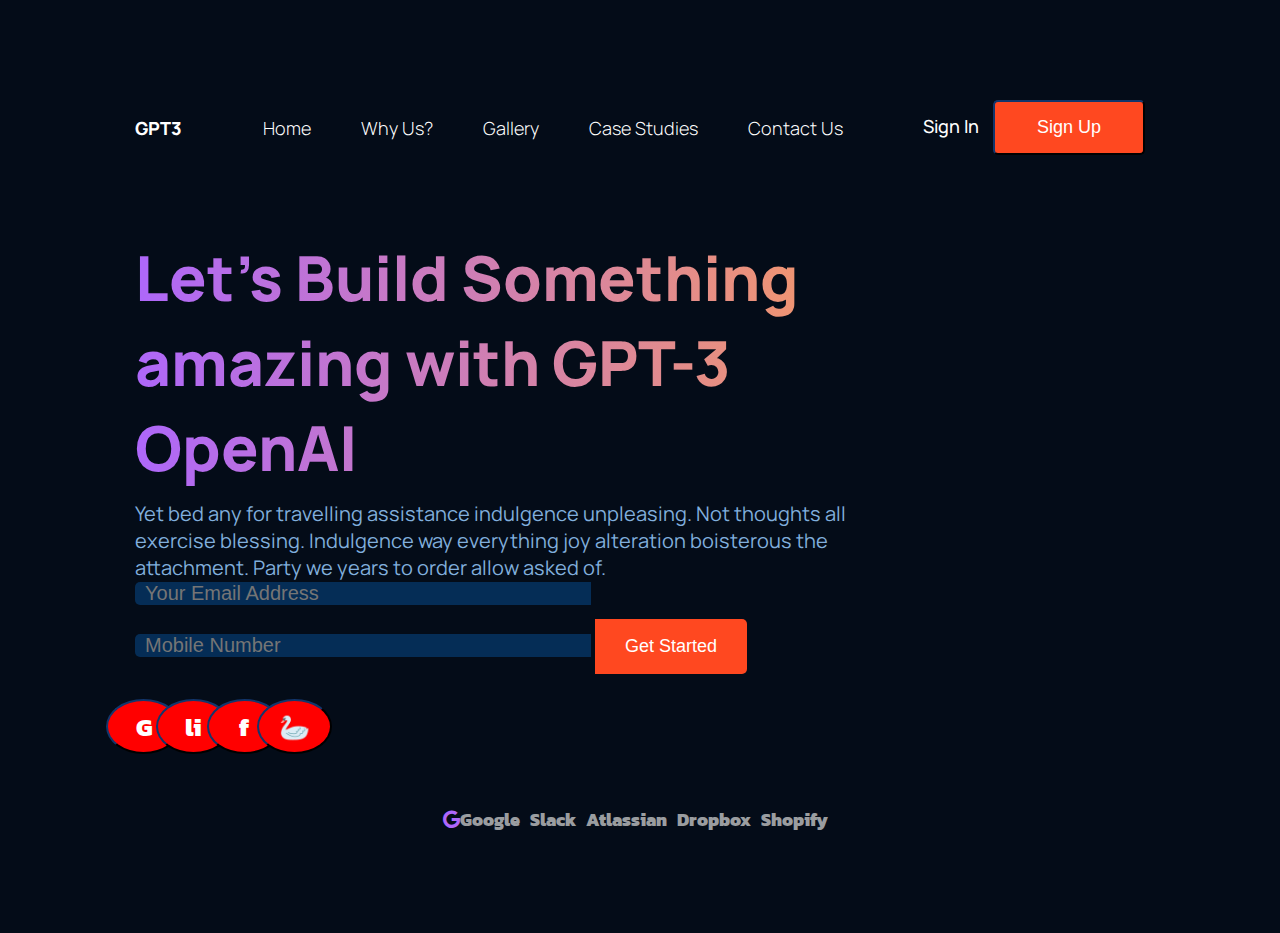
<file: BPA-Training/index.html>
<!DOCTYPE html>
<html>
  <head>
    <meta charset="utf-8" />
    <meta name="viewport" content="width=device-width" />
    <title>JS Bin 123</title>
    <link href="styles.css" rel="stylesheet" type="text/css" />
    <link rel="preconnect" href="https://fonts.googleapis.com" />
    <link rel="preconnect" href="https://fonts.gstatic.com" crossorigin />
    <link
      href="https://fonts.googleapis.com/css2?family=Manrope:wght@200;300;500;700;800&display=swap"
      rel="stylesheet"
    />
    <link rel="preconnect" href="https://fonts.googleapis.com" />
    <link rel="preconnect" href="https://fonts.gstatic.com" crossorigin />
    <link
      href="https://fonts.googleapis.com/css2?family=Kanit:wght@500;600;800;900&family=Lobster&display=swap"
      rel="stylesheet"
    />
    <link
      rel="stylesheet"
      href="https://cdnjs.cloudflare.com/ajax/libs/font-awesome/5.15.4/css/all.min.css"
    />
  </head>

  <body>
    <div class="container">
      <div class="headerNav">
        <div class="logo">GPT3</div>
        <div class="mainNav">
          <ul>
            <li>Home</li>
            <li>Why Us?</li>
            <li>Gallery</li>
            <li>Case Studies</li>
            <li>Contact Us</li>
          </ul>
        </div>
        <div class="signIn">
          <a class="signInBtn" href="#">Sign In</a>
          <button class="signUpBtn">Sign Up</button>
        </div>
      </div>

      <div class="headerContent">
        <div class="headerHeading">
          <div class="mainHeading">
            <h1>Let's Build Something amazing with GPT-3 OpenAI</h1>
          </div>
          <div class="headingText">
            <p class="textContent">
              Yet bed any for travelling assistance indulgence unpleasing. Not
              thoughts all exercise blessing. Indulgence way everything joy
              alteration boisterous the attachment. Party we years to order
              allow asked of.
            </p>
          </div>
          <div class="headingEmail">
            <input
              type="email"
              class="emailInp"
              id="registerEmail"
              placeholder="Your Email Address"
            />
            <input
              type="number"
              class="mobileNum"
              id="registerMobile"
              placeholder="Mobile Number"
            />
            <button class="signUpBtn noBorder" onclick="registerUser()">
              Get Started
            </button>
          </div>

          <div id="register"></div>

          <div class="headerSection">
            <button class="button1">G</button>
            <button class="button1">li</button>
            <button class="button1">f</button>
            <button class="button1">🦢</button>
          </div>
        </div>

        <div class="headerImg"></div>
      </div>
      <div class="ctaSection"></div>
      <div class="footer">
        <ul class="externalLinks">
          <li><i class="fab fa-google blueClr"></i>Google</li>
          <li>Slack</li>
          <li>Atlassian</li>
          <li>Dropbox</li>
          <li>Shopify</li>
        </ul>
      </div>
    </div>
    <script src="script.js"></script>
  </body>
</html>
</file>
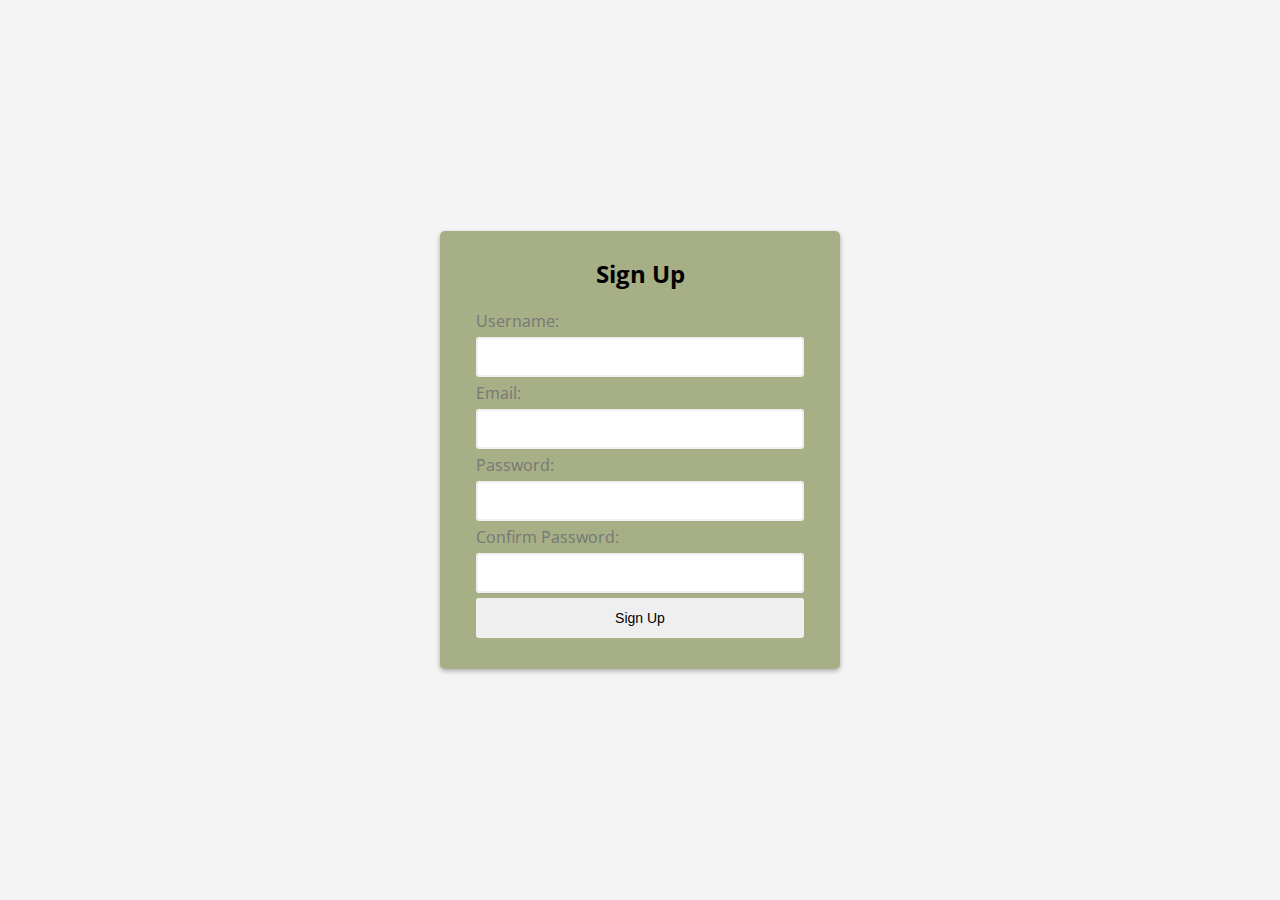
<file: form-validation/index.html>
<!DOCTYPE html>
<html lang="en">
<head>
    <meta charset="UTF-8">
    <meta http-equiv="X-UA-Compatible" content="IE=edge">
    <meta name="viewport" content="width=device-width, initial-scale=1.0">
    <title>Java Script Form Validation</title>
    <link rel="stylesheet" href="css/styles.css">
</head>
<body>
    <div class="container">
        <form id="signup" class="form">
            <h1>Sign Up</h1>
            <div class="form-field">
                <label for="username">Username:</label>
                <input type="text" name="username" id="username" autocomplete="off">
                <small></small>
            </div>
            <div class="form-field">
                <label for="email">Email:</label>
                <input type="text" name="email" id="email" autocomplete="off">
                <small></small>
            </div>
            <div class="form-field">
                <label for="password">Password:</label>
                <input type="password" name="password" id="password" autocomplete="off">
                <small></small>
            </div>
            <div class="form-field">
                <label for="confirm-password">Confirm Password:</label>
                <input type="password" name="confirm-password" id="confirm-password" autocomplete="off">
                <small></small>
            </div>
            <div class="form-field">
                <input type="submit" value="Sign Up">
            </div>
        </form>
    </div>

    <script src="js/app.js"></script>
</body>
</html>
</file>
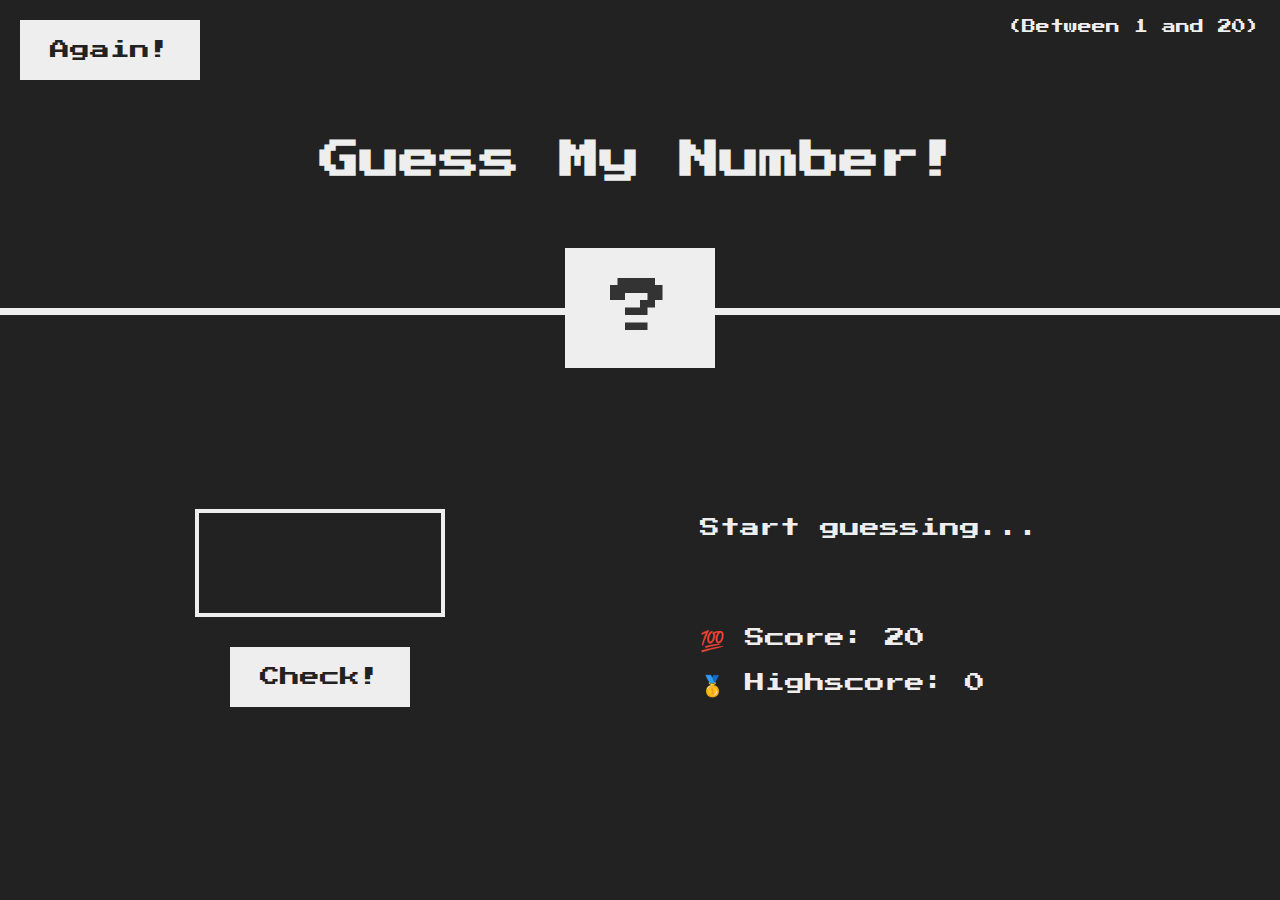
<file: Practice/index.html>
<!DOCTYPE html>
<html lang="en">
  <head>
    <meta charset="UTF-8" />
    <meta name="viewport" content="width=device-width, initial-scale=1.0" />
    <meta http-equiv="X-UA-Compatible" content="ie=edge" />
    <link rel="stylesheet" href="style.css" />
    <title>Guess My Number!</title>
  </head>
  <body>
    <header>
      <h1>Guess My Number!</h1>
      <p class="between">(Between 1 and 20)</p>
      <button class="btn again">Again!</button>
      <div class="number">?</div>
    </header>
    <main>
      <section class="left">
        <input type="number" class="guess" />
        <button class="btn check">Check!</button>
      </section>
      <section class="right">
        <p class="message">Start guessing...</p>
        <p class="label-score">💯 Score: <span class="score">20</span></p>
        <p class="label-highscore">
          🥇 Highscore: <span class="highscore">0</span>
        </p>
      </section>
    </main>
    <script src="script1.js"></script>
  </body>
</html>
</file>
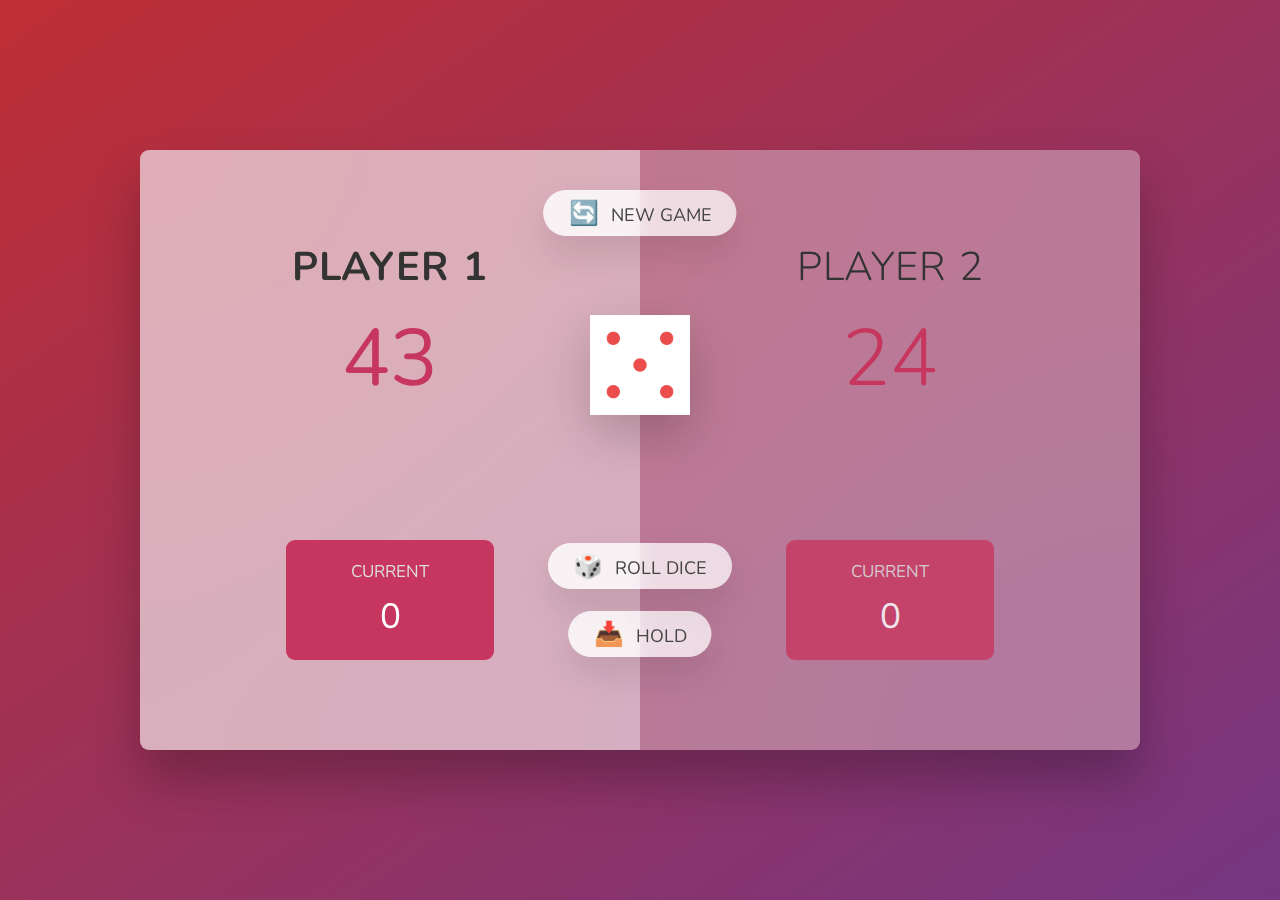
<file: 07-Pig-Game/starter/index.html>
<!DOCTYPE html>
<html lang="en">
  <head>
    <meta charset="UTF-8" />
    <meta name="viewport" content="width=device-width, initial-scale=1.0" />
    <meta http-equiv="X-UA-Compatible" content="ie=edge" />
    <link rel="stylesheet" href="style.css" />
    <title>Pig Game</title>
  </head>
  <body>
    <main>
      <section class="player player--0 player--active">
        <h2 class="name" id="name--0">Player 1</h2>
        <p class="score" id="score--0">43</p>
        <div class="current">
          <p class="current-label">Current</p>
          <p class="current-score" id="current--0">0</p>
        </div>
      </section>
      <section class="player player--1">
        <h2 class="name" id="name--1">Player 2</h2>
        <p class="score" id="score--1">24</p>
        <div class="current">
          <p class="current-label">Current</p>
          <p class="current-score" id="current--1">0</p>
        </div>
      </section>

      <img src="dice-5.png" alt="Playing dice" class="dice" />
      <button class="btn btn--new">🔄 New game</button>
      <button class="btn btn--roll">🎲 Roll dice</button>
      <button class="btn btn--hold">📥 Hold</button>
    </main>
    <script src="script.js"></script>
    
  </body>
</html>
</file>
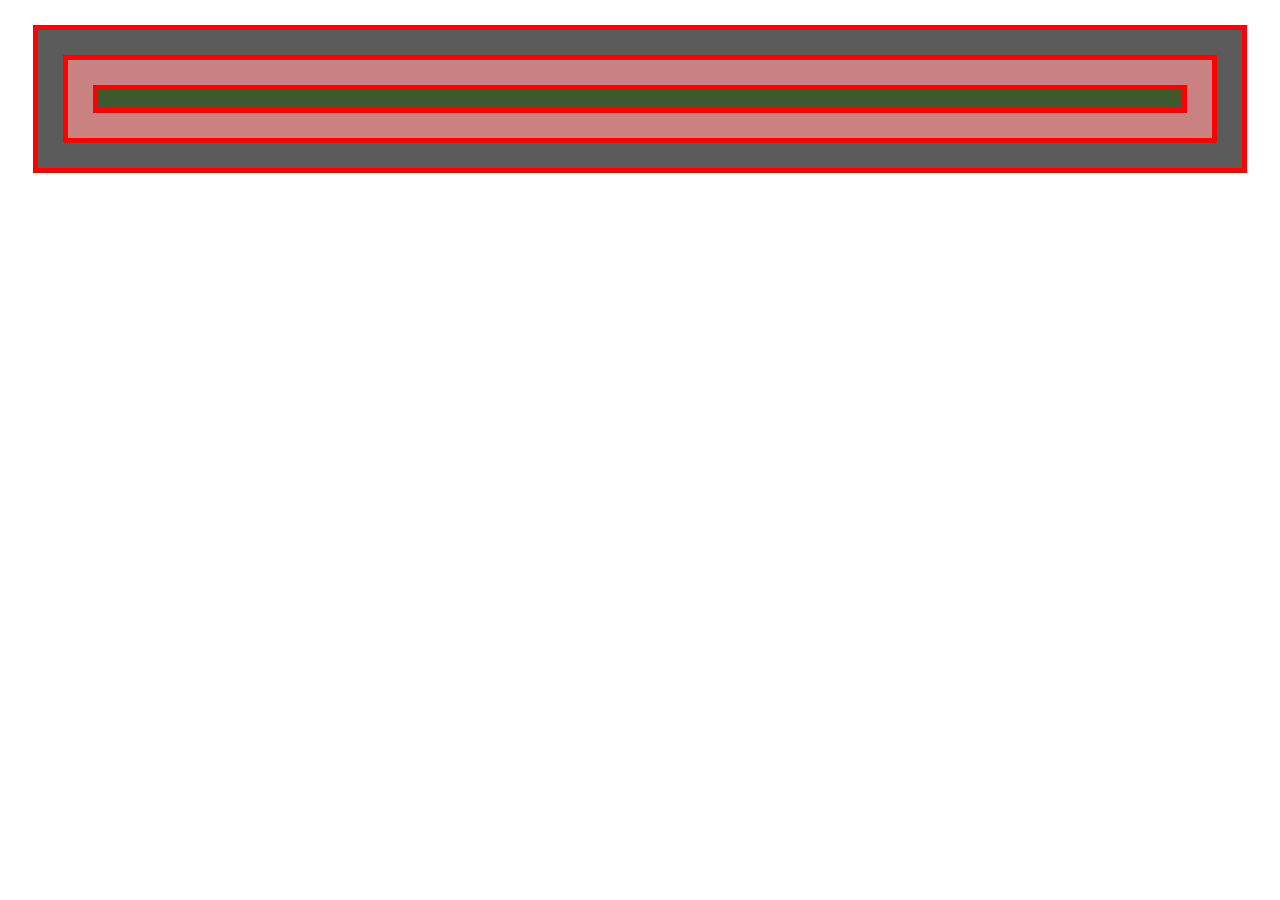
<file: event-bubbling.html>
<!DOCTYPE html>
<html lang="en">
<head>
    <meta charset="UTF-8">
    <meta http-equiv="X-UA-Compatible" content="IE=edge">
    <meta name="viewport" content="width=device-width, initial-scale=1.0">
    <title>Event Bubbling</title>
    <style>
        main,div,p,span{
         margin: 25px;
        }
        main{
            
            background: rgb(92, 91, 91);
            border: 5px solid red
        }
        div{
            background: rgb(201, 129, 129);
            border: 5px solid red
        }
        p{
            background: rgb(63, 88, 46);
            border: 5px solid red
        }
        span{
            background: rgb(123, 238, 46);
            
        }
        .gold{
            background: gold;
        }
    </style>
</head>
<body>
    <main id="m">
        <div id="d">
            <p id="p">
                <span id="s">

                </span>
            </p>
        </div>
    </main>
    <script src="event-bubbling.js"></script>
</body>
</html>
</file>
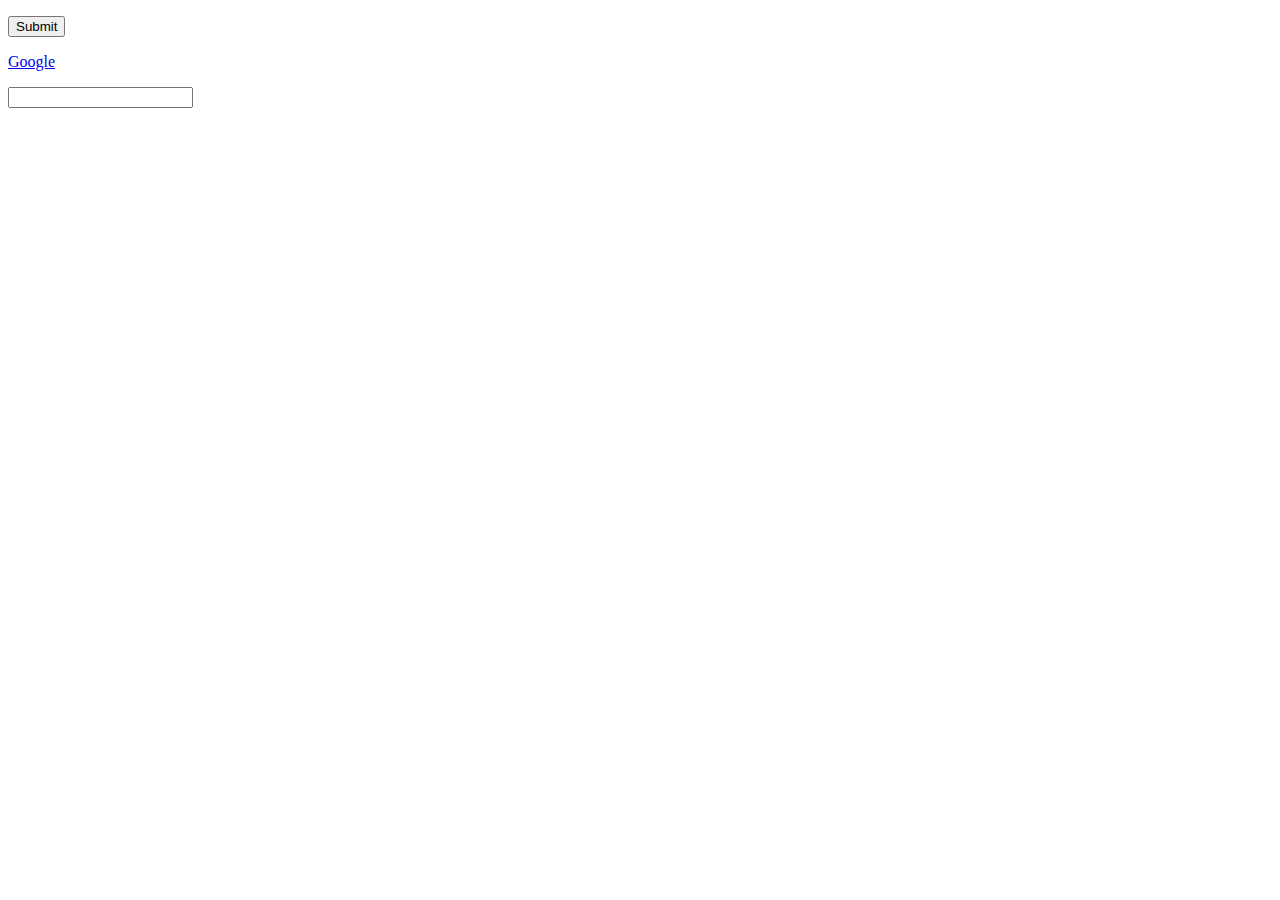
<file: events.html>
<!DOCTYPE html>
<html lang="en">
<head>
    <meta charset="UTF-8">
    <meta http-equiv="X-UA-Compatible" content="IE=edge">
    <meta name="viewport" content="width=device-width, initial-scale=1.0">
    <title>Events</title>
    <script src="events.js"></script>
</head>
<body>
    <p>
        <button id="btn">Submit</button>
    </p>
    <p>
        <a href="https://www.google.com/" id="lnk">Google</a>
    </p>
    <p>
        <input type="text" id="txt">
    </p>

   
</body>
</html>
</file>
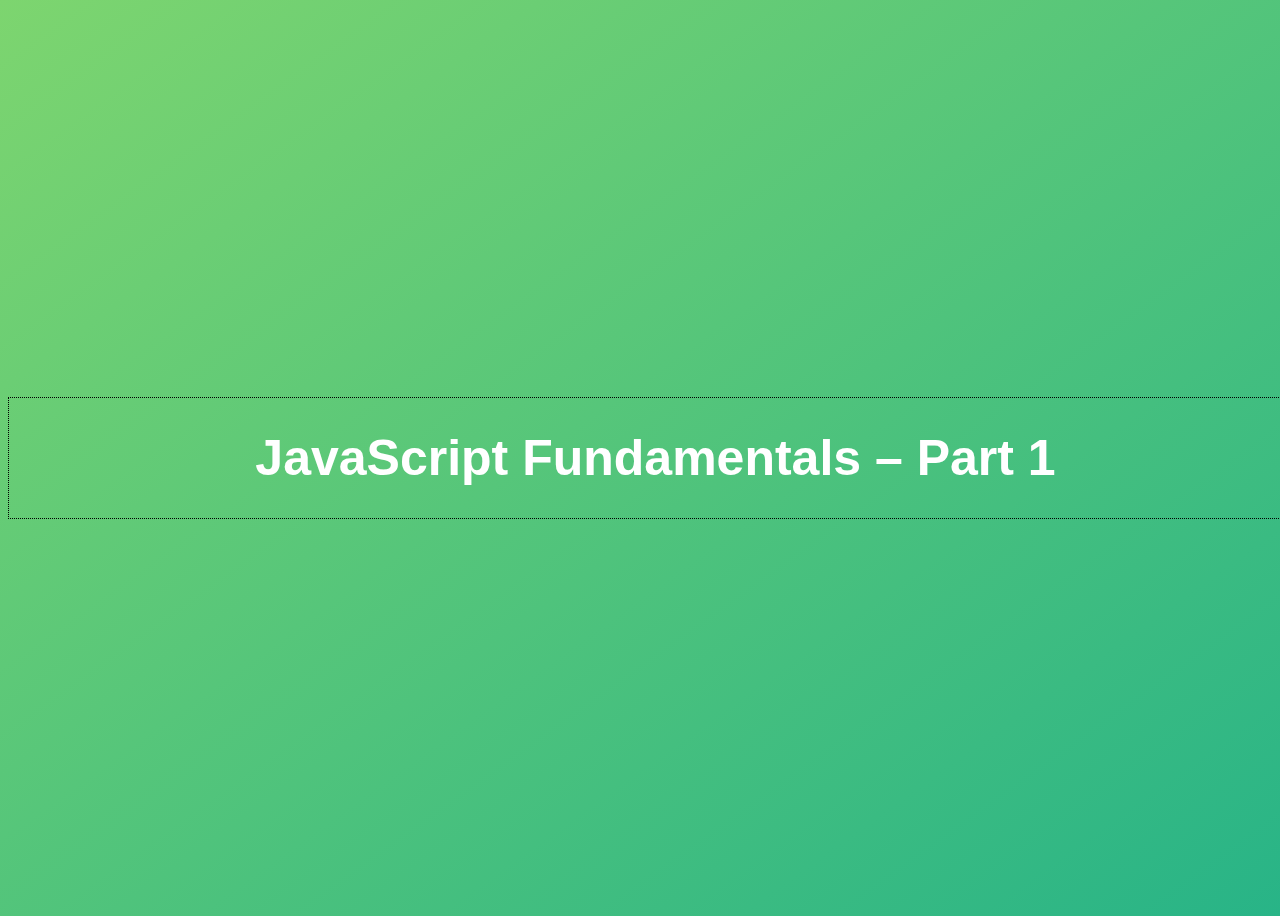
<file: Practice/index1.html>
<!DOCTYPE html>
<html lang="en">

<head>
    <meta charset="UTF-8" />
    <meta name="viewport" content="width=device-width, initial-scale=1.0" />
    <meta http-equiv="X-UA-Compatible" content="ie=edge" />
    <title>JavaScript Fundamentals – Part 1</title>
    <style>
        body {
            height: 100vh;
            display: flex;
            align-items: center;
            background: linear-gradient(to top left, #28b487, #7dd56f);
        }

        h1 {
            font-family: sans-serif;
            font-size: 50px;
            line-height: 1.2;
            border: 1px dotted black;
            width: 100%;
            flex-shrink: 0.5;
            padding: 30px;
            text-align: center;
            color: white;
        }
    </style>
</head>

<body>
    <h1>JavaScript Fundamentals – Part 1</h1>
</body>
<script src="script.js">
</script>

</html>
</file>
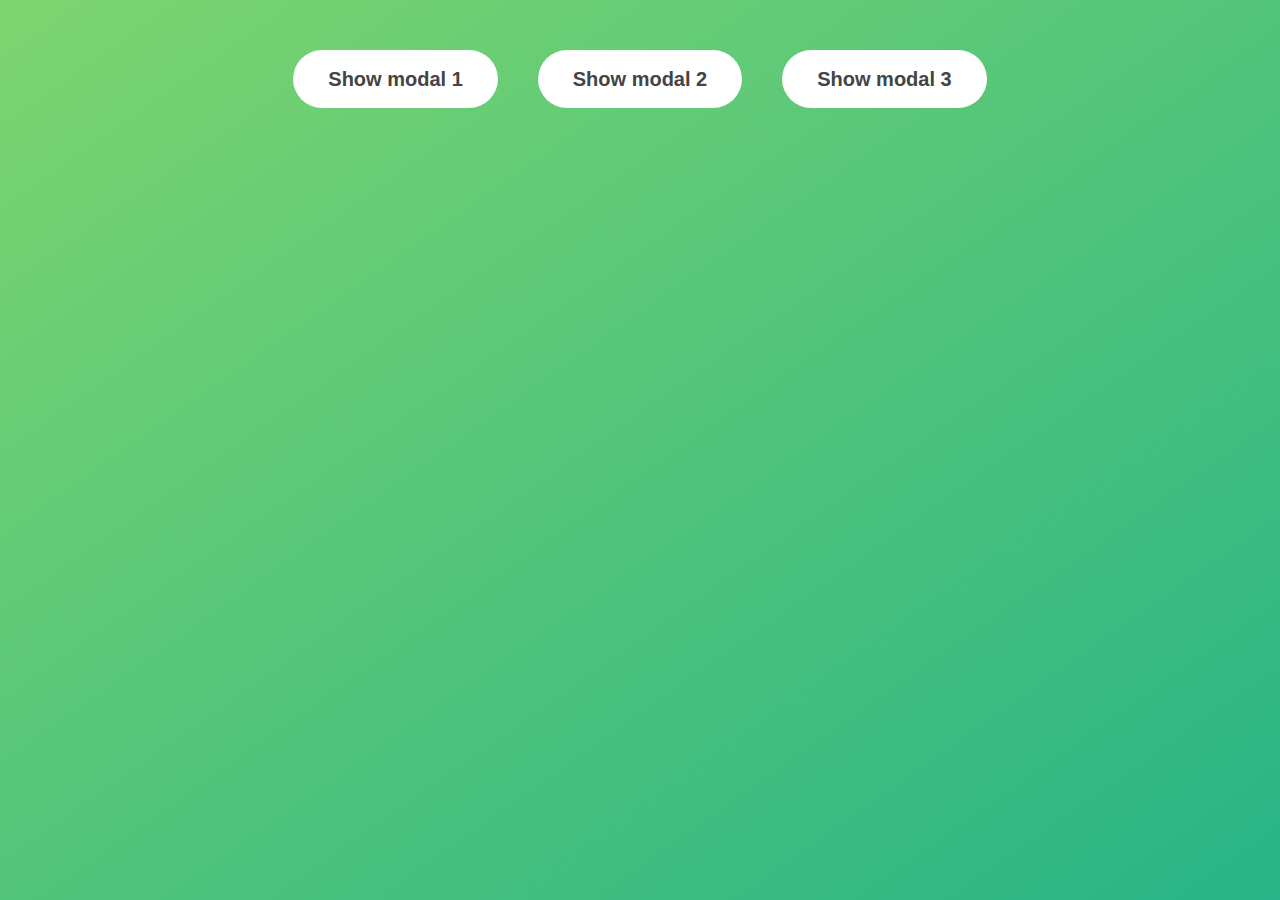
<file: Practice/index2.html>
<!DOCTYPE html>
<html lang="en">
  <head>
    <meta charset="UTF-8" />
    <meta name="viewport" content="width=device-width, initial-scale=1.0" />
    <meta http-equiv="X-UA-Compatible" content="ie=edge" />
    <link rel="stylesheet" href="style2.css" />
    <title>Modal window</title>
  </head>
  <body>
    <button class="show-modal">Show modal 1</button>
    <button class="show-modal">Show modal 2</button>
    <button class="show-modal">Show modal 3</button>

    <div class="modal hidden">
      <button class="close-modal">&times;</button>
      <h1>I'm a modal window 😍</h1>
      <p>
        Lorem ipsum dolor sit amet, consectetur adipisicing elit, sed do eiusmod
        tempor incididunt ut labore et dolore magna aliqua. Ut enim ad minim
        veniam, quis nostrud exercitation ullamco laboris nisi ut aliquip ex ea
        commodo consequat. Duis aute irure dolor in reprehenderit in voluptate
        velit esse cillum dolore eu fugiat nulla pariatur. Excepteur sint
        occaecat cupidatat non proident, sunt in culpa qui officia deserunt
        mollit anim id est laborum.
      </p>
    </div>
    <div class="overlay hidden"></div>

    <script src="script2.js"></script>
  </body>
</html>
</file>
<file: BPA-Training/styles.css>
* {
  padding: 0;
  margin: 0;
  box-sizing: border-box;
}

.container {
  background-color: #040c18;
  color: #fff;
  font-family: "Manrope", sans-serif;
  height: 100%;
  padding: 100px 135px;
  font-size: 18px;
}

.logo {
  font-weight: 800;
}
.headerNav {
  display: flex;
  justify-content: space-between;
  align-items: center;
}

.mainNav ul {
  list-style: none;
  display: flex;
  align-content: space-around;
  justify-content: space-around;
}
.mainNav ul li {
  padding: 0 25px;
  align-items: center;
  font-weight: 300;
}
.signInBtn {
  text-decoration: none;
  color: #fff;
  font-weight: 500;
}
.signUpBtn {
  width: 152px;
  height: 55px;
  background-color: #ff4820;
  border-radius: 5px;
  margin-left: 10px;
  color: #fff;
  font-size: 18px;
  font-weight: 500;
  border-color: #040c18;
}

.headerContent {
  display: flex;
  flex-direction: row;
  margin-top: 80px;
  justify-content: flex-start;
}
.headerHeading {
  width: 80vh;
}
.headerHeading h1 {
  font-size: 62px;
  font-weight: 800;
  background: -webkit-linear-gradient(left, #ae67fa, #f49867);
  -webkit-background-clip: text;
  -webkit-text-fill-color: transparent;
}
.headerImg {
  height: 571px;
}
.headingText {
  color: #81afdd;
  margin-top: 10px;
}
.headingText p {
  font-size: 20px;
}
/* .headingEmail {
  display: flex;
  justify-content: start;
  margin-top: 16px;
} */
.noBorder {
  margin-left: 0;
  border-color: #ff4820;
  border-radius: 0px 5px 5px 0px;
  border: none;
}
.emailInp,
.mobileNum {
  width: 456px;
  background: #052d56;
  border-radius: 5px 0px 0px 5px;
  font-size: 20px;
  color: #3d6184;
  border: none;
  margin-bottom: 2%;
  padding-left: 10px;
}
.externalLinks {
  font-family: "Kanit", sans-serif;
  list-style: none;
  display: flex;
  align-items: center;
  justify-content: center;
  font-weight: 800;
  color: rgb(154, 157, 160);
}
.button1 {
  font-family: "Kanit", sans-serif;
  font-weight: 800;
  font-size: 25px;
  width: 75px;
  height: 55px;
  margin-top: 25px;
  border-radius: 100%;
  border-color: #040c18;
  background-color: red;
  color: #fff;
  margin-left: -4%;
}

.externalLinks li {
  padding-right: 10px;
}
.blueClr {
  color: #ae67fa;
}
#redClr {
  color: #ff4820;
}
#greenClr {
  color: green;
}
</file>
<file: form-validation/css/styles.css>
@import url('https://fonts.googleapis.com/css?family=Open+Sans&display=swap');

:root {
    --error-color: #dc3545;
    --success-color: #28a745;
    --warning-color: #ffc107;
}

* {
    margin: 0;
    padding: 0;
    box-sizing: border-box;
}


body {
    font-family: 'Open Sans', sans-serif;
    font-size: 16px;
    background-color: #f4f4f4;
    display: flex;
    flex-direction: column;
    justify-content: center;
    align-items: center;
    min-height: 100vh;
    margin: 0;
}

.container {
    background-color: rgb(166, 175, 133);
    padding: 1em;
    border-radius: 5px;
    box-shadow: 0 2px 5px rgba(0, 0, 0, 0.3);
    width: 400px;
}

.form {
    padding: 10px 20px;
}

.form h1 {
    font-size: 1.5em;
    text-align: center;
    margin-bottom: 20px;

}

.form-field {
    margin-bottom: 5px;

}

.form-field label {
    display: block;
    color: #777;
    margin-bottom: 5px;
}

.form-field input {
    border: solid 2px #f0f0f0;
    border-radius: 3px;
    padding: 10px;
    margin-bottom: 5px;
    font-size: 14px;
    display: block;
    width: 100%;
}

.form-field input:focus {
    outline: none;
}

.form-field.error input {
    border-color: var(--error-color);
}

.form-field.success input {
    border-color: var(--success-color);
}


.form-field small {
    color: var(--error-color);
}


/* button */
.btn {
    width: 100%;
    padding: 3%;
    background: #007bff;
    border-bottom: 2px solid #007bff;
    border-top-style: none;
    border-right-style: none;
    border-left-style: none;
    color: #fff;
    text-transform: uppercase;
}

.btn:hover {
    background: #0069d9;
    cursor: pointer;
}

.btn:focus {
    outline: none;
}
</file>
<file: Practice/style.css>
@import url('https://fonts.googleapis.com/css?family=Press+Start+2P&display=swap');

* {
  margin: 0;
  padding: 0;
  box-sizing: inherit;
}

html {
  font-size: 62.5%;
  box-sizing: border-box;
}

body {
  font-family: 'Press Start 2P', sans-serif;
  color: #eee;
  background-color: #222;
  /* background-color: #60b347; */
}

/* LAYOUT */
header {
  position: relative;
  height: 35vh;
  border-bottom: 7px solid #eee;
}

main {
  height: 65vh;
  color: #eee;
  display: flex;
  align-items: center;
  justify-content: space-around;
}

.left {
  width: 52rem;
  display: flex;
  flex-direction: column;
  align-items: center;
}

.right {
  width: 52rem;
  font-size: 2rem;
}

/* ELEMENTS STYLE */
h1 {
  font-size: 4rem;
  text-align: center;
  position: absolute;
  width: 100%;
  top: 52%;
  left: 50%;
  transform: translate(-50%, -50%);
}

.number {
  background: #eee;
  color: #333;
  font-size: 6rem;
  width: 15rem;
  padding: 3rem 0rem;
  text-align: center;
  position: absolute;
  bottom: 0;
  left: 50%;
  transform: translate(-50%, 50%);
}

.between {
  font-size: 1.4rem;
  position: absolute;
  top: 2rem;
  right: 2rem;
}

.again {
  position: absolute;
  top: 2rem;
  left: 2rem;
}

.guess {
  background: none;
  border: 4px solid #eee;
  font-family: inherit;
  color: inherit;
  font-size: 5rem;
  padding: 2.5rem;
  width: 25rem;
  text-align: center;
  display: block;
  margin-bottom: 3rem;
}

.btn {
  border: none;
  background-color: #eee;
  color: #222;
  font-size: 2rem;
  font-family: inherit;
  padding: 2rem 3rem;
  cursor: pointer;
}

.btn:hover {
  background-color: #ccc;
}

.message {
  margin-bottom: 8rem;
  height: 3rem;
}

.label-score {
  margin-bottom: 2rem;
}
</file>
<file: 07-Pig-Game/starter/style.css>
@import url('https://fonts.googleapis.com/css2?family=Nunito&display=swap');

* {
  margin: 0;
  padding: 0;
  box-sizing: inherit;
}

html {
  font-size: 62.5%;
  box-sizing: border-box;
}

body {
  font-family: 'Nunito', sans-serif;
  font-weight: 400;
  height: 100vh;
  color: #333;
  background-image: linear-gradient(to top left, #753682 0%, #bf2e34 100%);
  display: flex;
  align-items: center;
  justify-content: center;
}

/* LAYOUT */
main {
  position: relative;
  width: 100rem;
  height: 60rem;
  background-color: rgba(255, 255, 255, 0.35);
  backdrop-filter: blur(200px);
  filter: blur();
  box-shadow: 0 3rem 5rem rgba(0, 0, 0, 0.25);
  border-radius: 9px;
  overflow: hidden;
  display: flex;
}

.player {
  flex: 50%;
  padding: 9rem;
  display: flex;
  flex-direction: column;
  align-items: center;
  transition: all 0.75s;
}

/* ELEMENTS */
.name {
  position: relative;
  font-size: 4rem;
  text-transform: uppercase;
  letter-spacing: 1px;
  word-spacing: 2px;
  font-weight: 300;
  margin-bottom: 1rem;
}

.score {
  font-size: 8rem;
  font-weight: 300;
  color: #c7365f;
  margin-bottom: auto;
}

.player--active {
  background-color: rgba(255, 255, 255, 0.4);
}
.player--active .name {
  font-weight: 700;
}
.player--active .score {
  font-weight: 400;
}

.player--active .current {
  opacity: 1;
}

.current {
  background-color: #c7365f;
  opacity: 0.8;
  border-radius: 9px;
  color: #fff;
  width: 65%;
  padding: 2rem;
  text-align: center;
  transition: all 0.75s;
}

.current-label {
  text-transform: uppercase;
  margin-bottom: 1rem;
  font-size: 1.7rem;
  color: #ddd;
}

.current-score {
  font-size: 3.5rem;
}

/* ABSOLUTE POSITIONED ELEMENTS */
.btn {
  position: absolute;
  left: 50%;
  transform: translateX(-50%);
  color: #444;
  background: none;
  border: none;
  font-family: inherit;
  font-size: 1.8rem;
  text-transform: uppercase;
  cursor: pointer;
  font-weight: 400;
  transition: all 0.2s;

  background-color: white;
  background-color: rgba(255, 255, 255, 0.6);
  backdrop-filter: blur(10px);

  padding: 0.7rem 2.5rem;
  border-radius: 50rem;
  box-shadow: 0 1.75rem 3.5rem rgba(0, 0, 0, 0.1);
}

.btn::first-letter {
  font-size: 2.4rem;
  display: inline-block;
  margin-right: 0.7rem;
}

.btn--new {
  top: 4rem;
}
.btn--roll {
  top: 39.3rem;
}
.btn--hold {
  top: 46.1rem;
}

.btn:active {
  transform: translate(-50%, 3px);
  box-shadow: 0 1rem 2rem rgba(0, 0, 0, 0.15);
}

.btn:focus {
  outline: none;
}

.dice {
  position: absolute;
  left: 50%;
  top: 16.5rem;
  transform: translateX(-50%);
  height: 10rem;
  box-shadow: 0 2rem 5rem rgba(0, 0, 0, 0.2);
}

.player--winner {
  background-color: #2f2f2f;
}

.player--winner .name {
  font-weight: 700;
  color: #c7365f;
}

.hidden {
  display: none;
}
</file>
<file: Practice/style2.css>
* {
  margin: 0;
  padding: 0;
  box-sizing: inherit;
}

html {
  font-size: 62.5%;
  box-sizing: border-box;
}

body {
  font-family: sans-serif;
  color: #333;
  line-height: 1.5;
  height: 100vh;
  position: relative;
  display: flex;
  align-items: flex-start;
  justify-content: center;
  background: linear-gradient(to top left, #28b487, #7dd56f);
}

.show-modal {
  font-size: 2rem;
  font-weight: 600;
  padding: 1.75rem 3.5rem;
  margin: 5rem 2rem;
  border: none;
  background-color: #fff;
  color: #444;
  border-radius: 10rem;
  cursor: pointer;
}

.close-modal {
  position: absolute;
  top: 1.2rem;
  right: 2rem;
  font-size: 5rem;
  color: #333;
  cursor: pointer;
  border: none;
  background: none;
}

h1 {
  font-size: 2.5rem;
  margin-bottom: 2rem;
}

p {
  font-size: 1.8rem;
}

/* -------------------------- */
/* CLASSES TO MAKE MODAL WORK */
.hidden {
  display: none;
}

.modal {
  position: absolute;
  top: 50%;
  left: 50%;
  transform: translate(-50%, -50%);
  width: 70%;

  background-color: white;
  padding: 6rem;
  border-radius: 5px;
  box-shadow: 0 3rem 5rem rgba(0, 0, 0, 0.3);
  z-index: 10;
}

.overlay {
  position: absolute;
  top: 0;
  left: 0;
  width: 100%;
  height: 100%;
  background-color: rgba(0, 0, 0, 0.6);
  backdrop-filter: blur(3px);
  z-index: 5;
}
</file>
